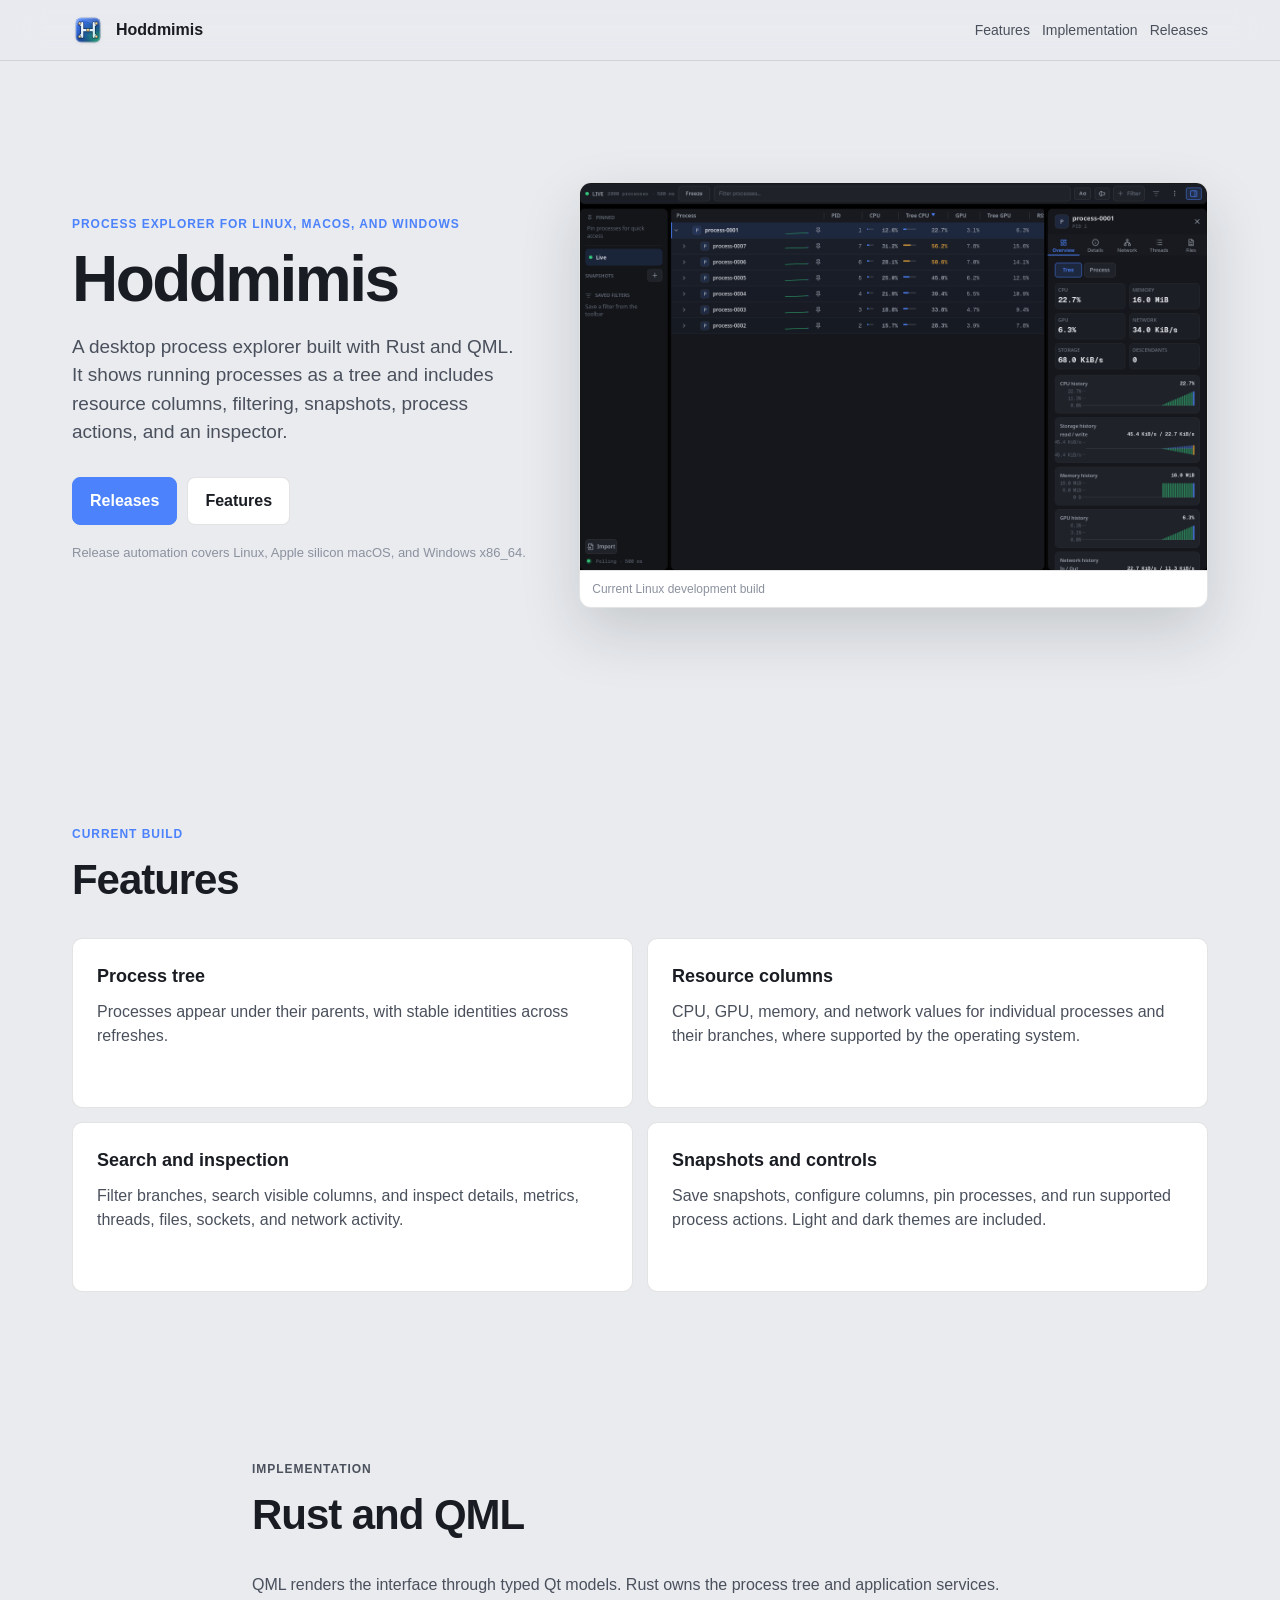
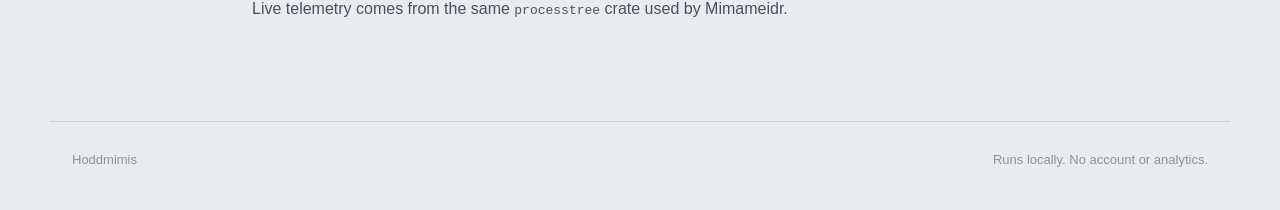
<file: website/index.html>
<!doctype html>
<html lang="en">
  <head>
    <meta charset="utf-8">
    <meta name="viewport" content="width=device-width, initial-scale=1">
    <title>Hoddmimis | Rust and QML process explorer</title>
    <meta name="description" content="Hoddmimis is a process explorer for Linux, macOS, and Windows. It uses a QML interface and the Rust processtree backend shared with Mimameidr.">
    <meta name="theme-color" content="#16181d" media="(prefers-color-scheme: dark)">
    <meta name="theme-color" content="#ffffff" media="(prefers-color-scheme: light)">
    <meta property="og:title" content="Hoddmimis | Rust and QML process explorer">
    <meta property="og:description" content="A process explorer for Linux, macOS, and Windows, built with Rust and QML on the shared processtree backend.">
    <meta property="og:type" content="website">
    <meta property="og:image" content="assets/brand/hoddmimis-feature.png">
    <link rel="icon" href="assets/brand/hoddmimis-icon.svg" type="image/svg+xml">
    <link rel="icon" href="assets/brand/favicon-32.png" sizes="32x32" type="image/png">
    <link rel="apple-touch-icon" href="assets/brand/apple-touch-icon.png" sizes="180x180">
    <link rel="manifest" href="site.webmanifest">
    <link rel="stylesheet" href="styles.css">
  </head>
  <body>
    <a class="skip-link" href="#main-content">Skip to main content</a>
    <header class="site-header">
      <nav aria-label="Primary navigation">
        <a class="brand" href="index.html" aria-label="Hoddmimis home">
          <img class="brand-mark" src="assets/brand/hoddmimis-icon.svg" alt="" width="32" height="32">
          <span>Hoddmimis</span>
        </a>
        <div class="nav-links">
          <a href="#features">Features</a>
          <a href="#architecture">Implementation</a>
          <a href="releases.html">Releases</a>
        </div>
      </nav>
    </header>

    <main id="main-content" tabindex="-1">
      <section class="hero">
        <div class="hero-copy">
          <p class="eyebrow">Process explorer for Linux, macOS, and Windows</p>
          <h1>Hoddmimis</h1>
          <p class="lede">
            A desktop process explorer built with Rust and QML. It shows running processes as a tree and includes resource columns, filtering, snapshots, process actions, and an inspector.
          </p>
          <div class="actions">
            <a class="button primary" href="releases.html">Releases</a>
            <a class="button secondary" href="#features">Features</a>
          </div>
          <p class="development-note">Release automation covers Linux, Apple silicon macOS, and Windows x86_64.</p>
        </div>

        <figure class="app-shot">
          <img src="assets/hoddmimis-process-tree-dark.png" width="1416" height="876" alt="Hoddmimis showing a dark 2,000-process tree with its snapshot rail and inspector">
          <figcaption>Current Linux development build</figcaption>
        </figure>
      </section>

      <section id="features" class="band">
        <p class="section-label">Current build</p>
        <h2>Features</h2>
        <div class="feature-grid">
          <article>
            <h3>Process tree</h3>
            <p>Processes appear under their parents, with stable identities across refreshes.</p>
          </article>
          <article>
            <h3>Resource columns</h3>
            <p>CPU, GPU, memory, and network values for individual processes and their branches, where supported by the operating system.</p>
          </article>
          <article>
            <h3>Search and inspection</h3>
            <p>Filter branches, search visible columns, and inspect details, metrics, threads, files, sockets, and network activity.</p>
          </article>
          <article>
            <h3>Snapshots and controls</h3>
            <p>Save snapshots, configure columns, pin processes, and run supported process actions. Light and dark themes are included.</p>
          </article>
        </div>
      </section>

      <section id="architecture" class="band architecture">
        <p class="section-label">Implementation</p>
        <h2>Rust and QML</h2>
        <p>
          QML renders the interface through typed Qt models. Rust owns the process tree and application services. Live telemetry comes from the same <code>processtree</code> crate used by Mimameidr.
        </p>
      </section>
    </main>

    <footer>
      <span>Hoddmimis</span>
      <span>Runs locally. No account or analytics.</span>
    </footer>
  </body>
</html>
</file>
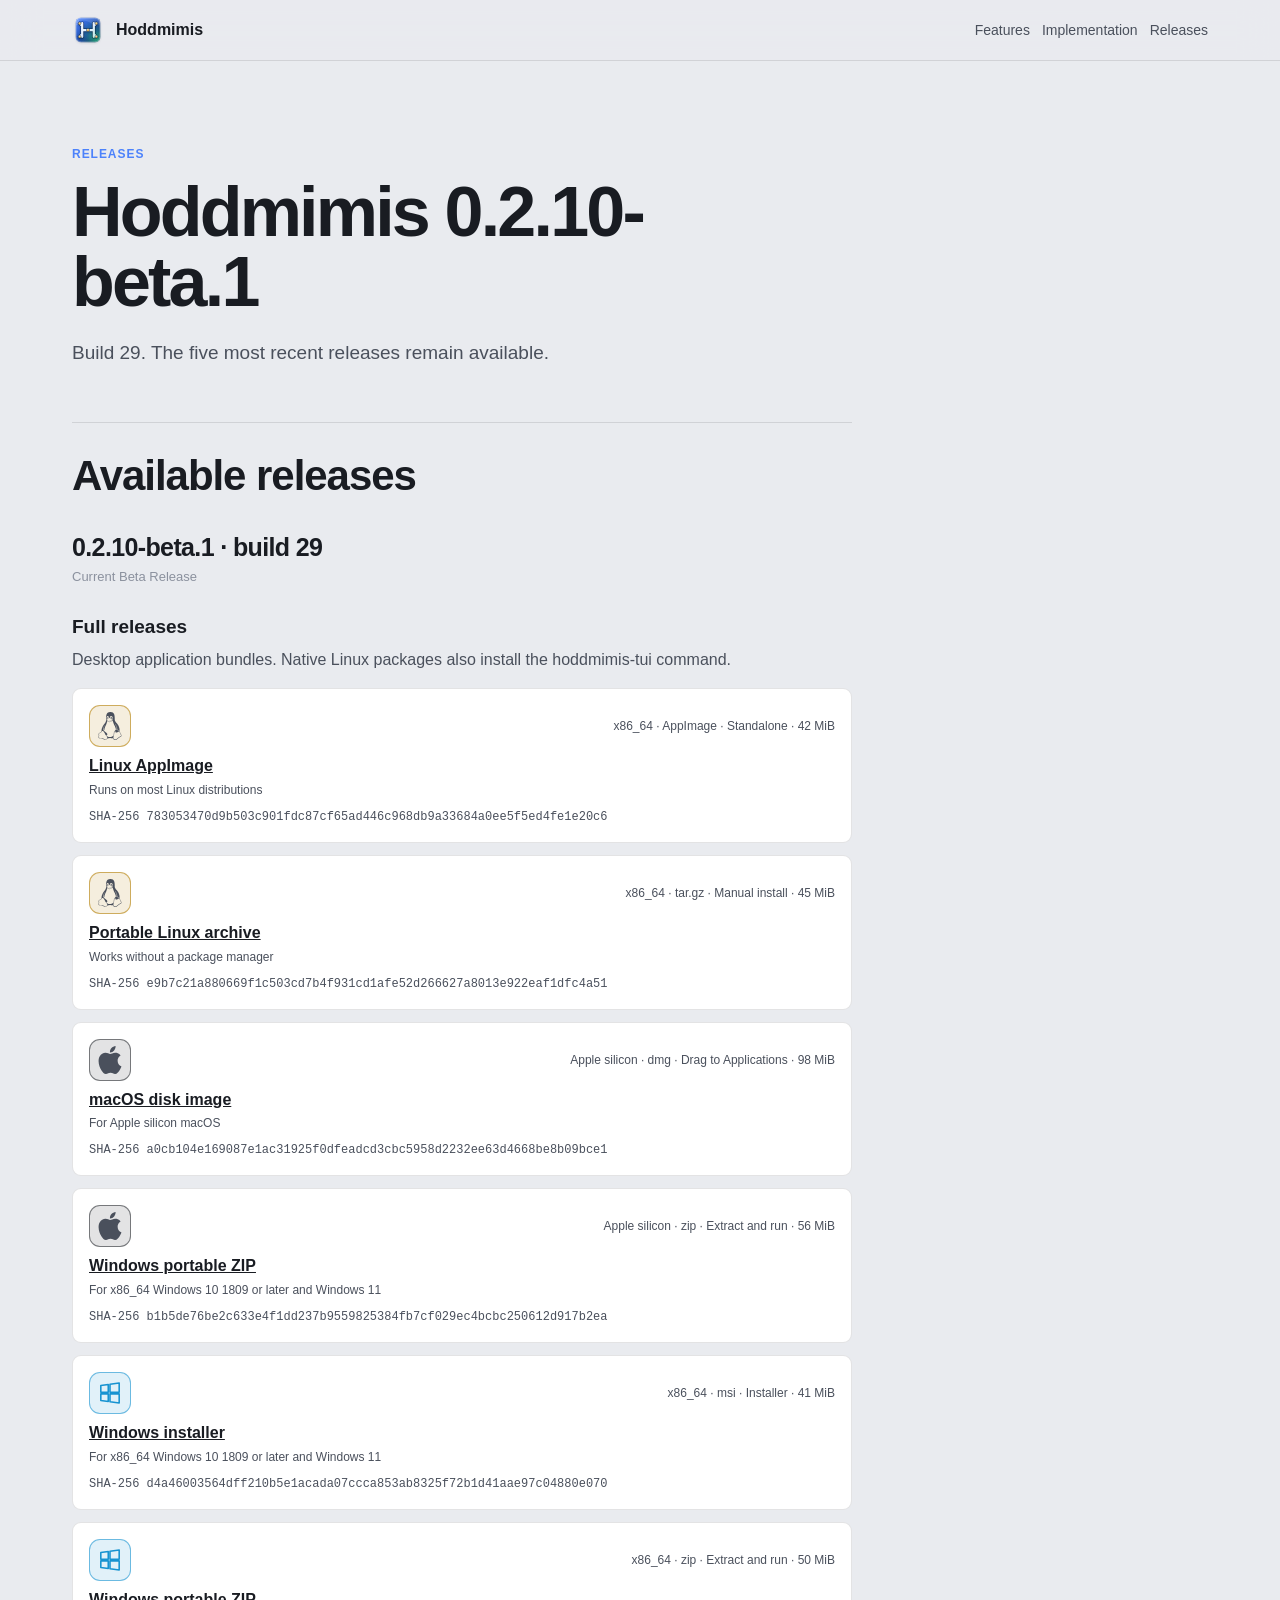
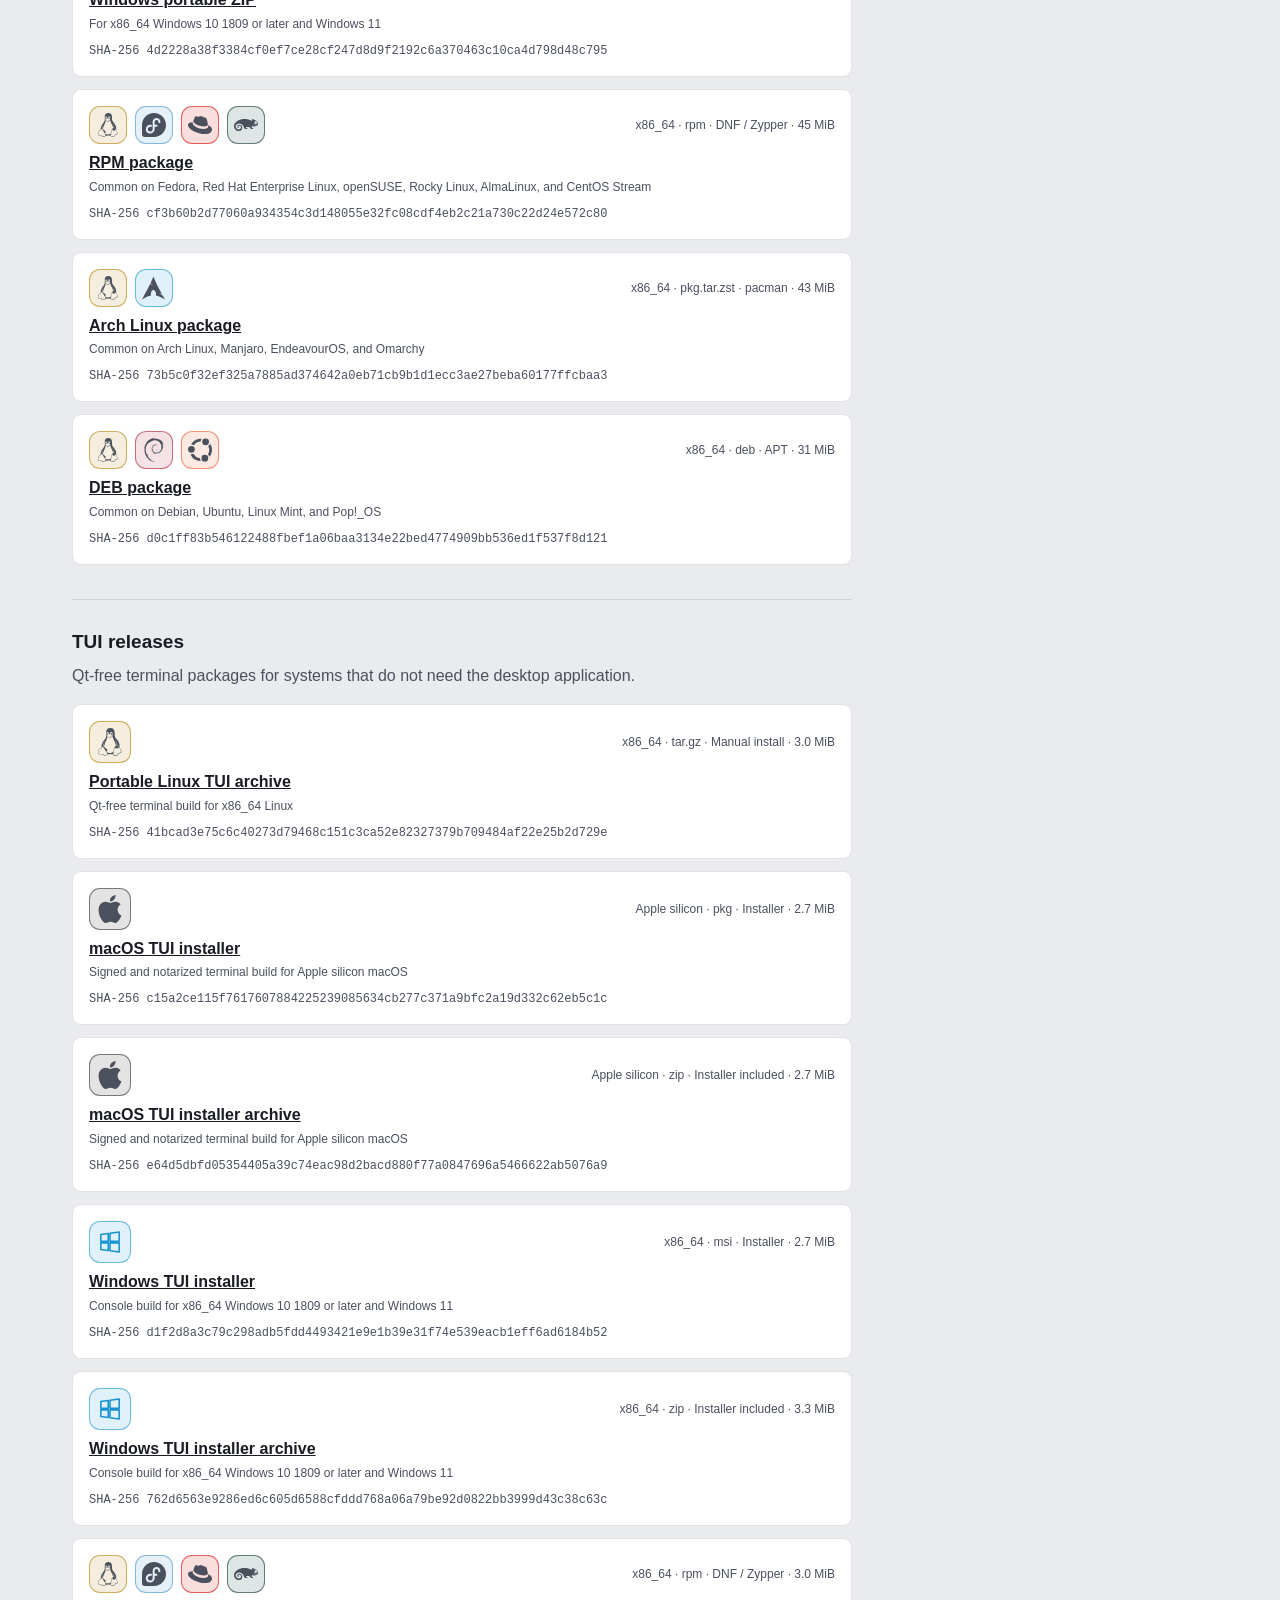
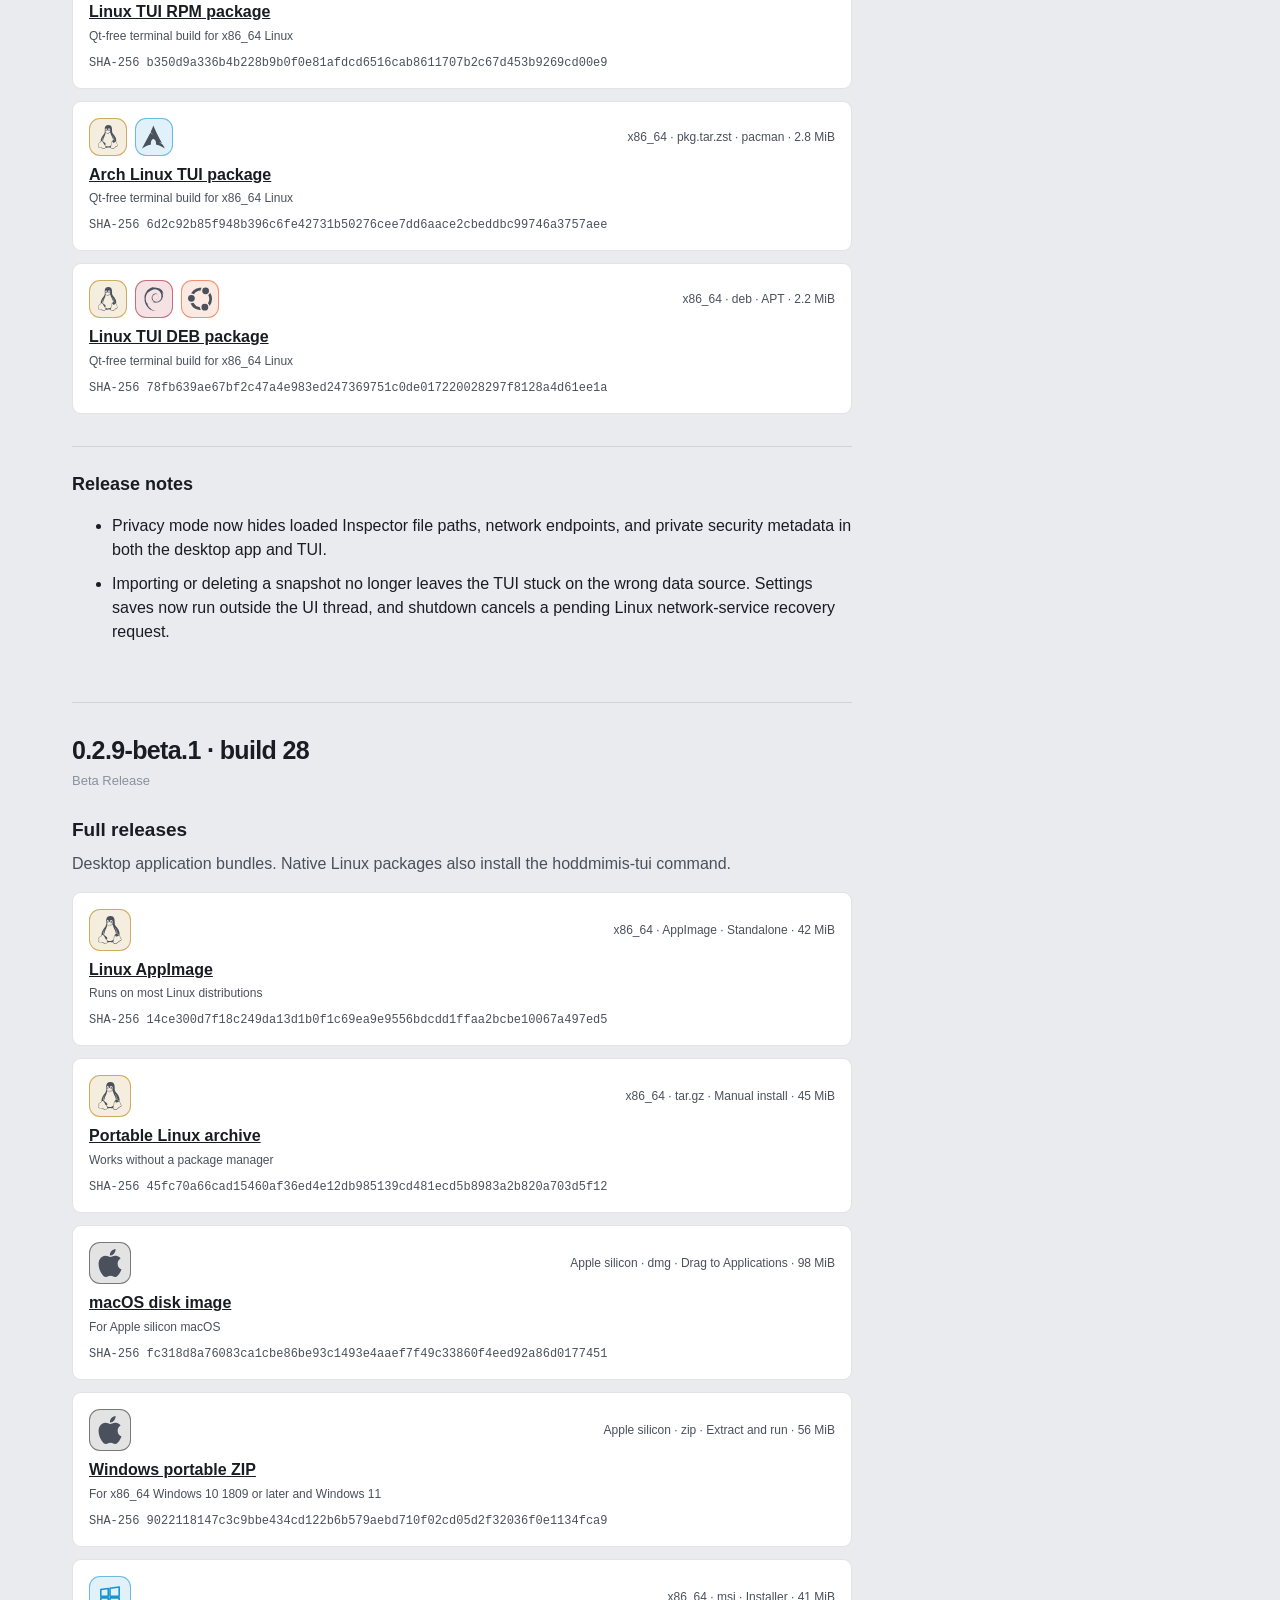
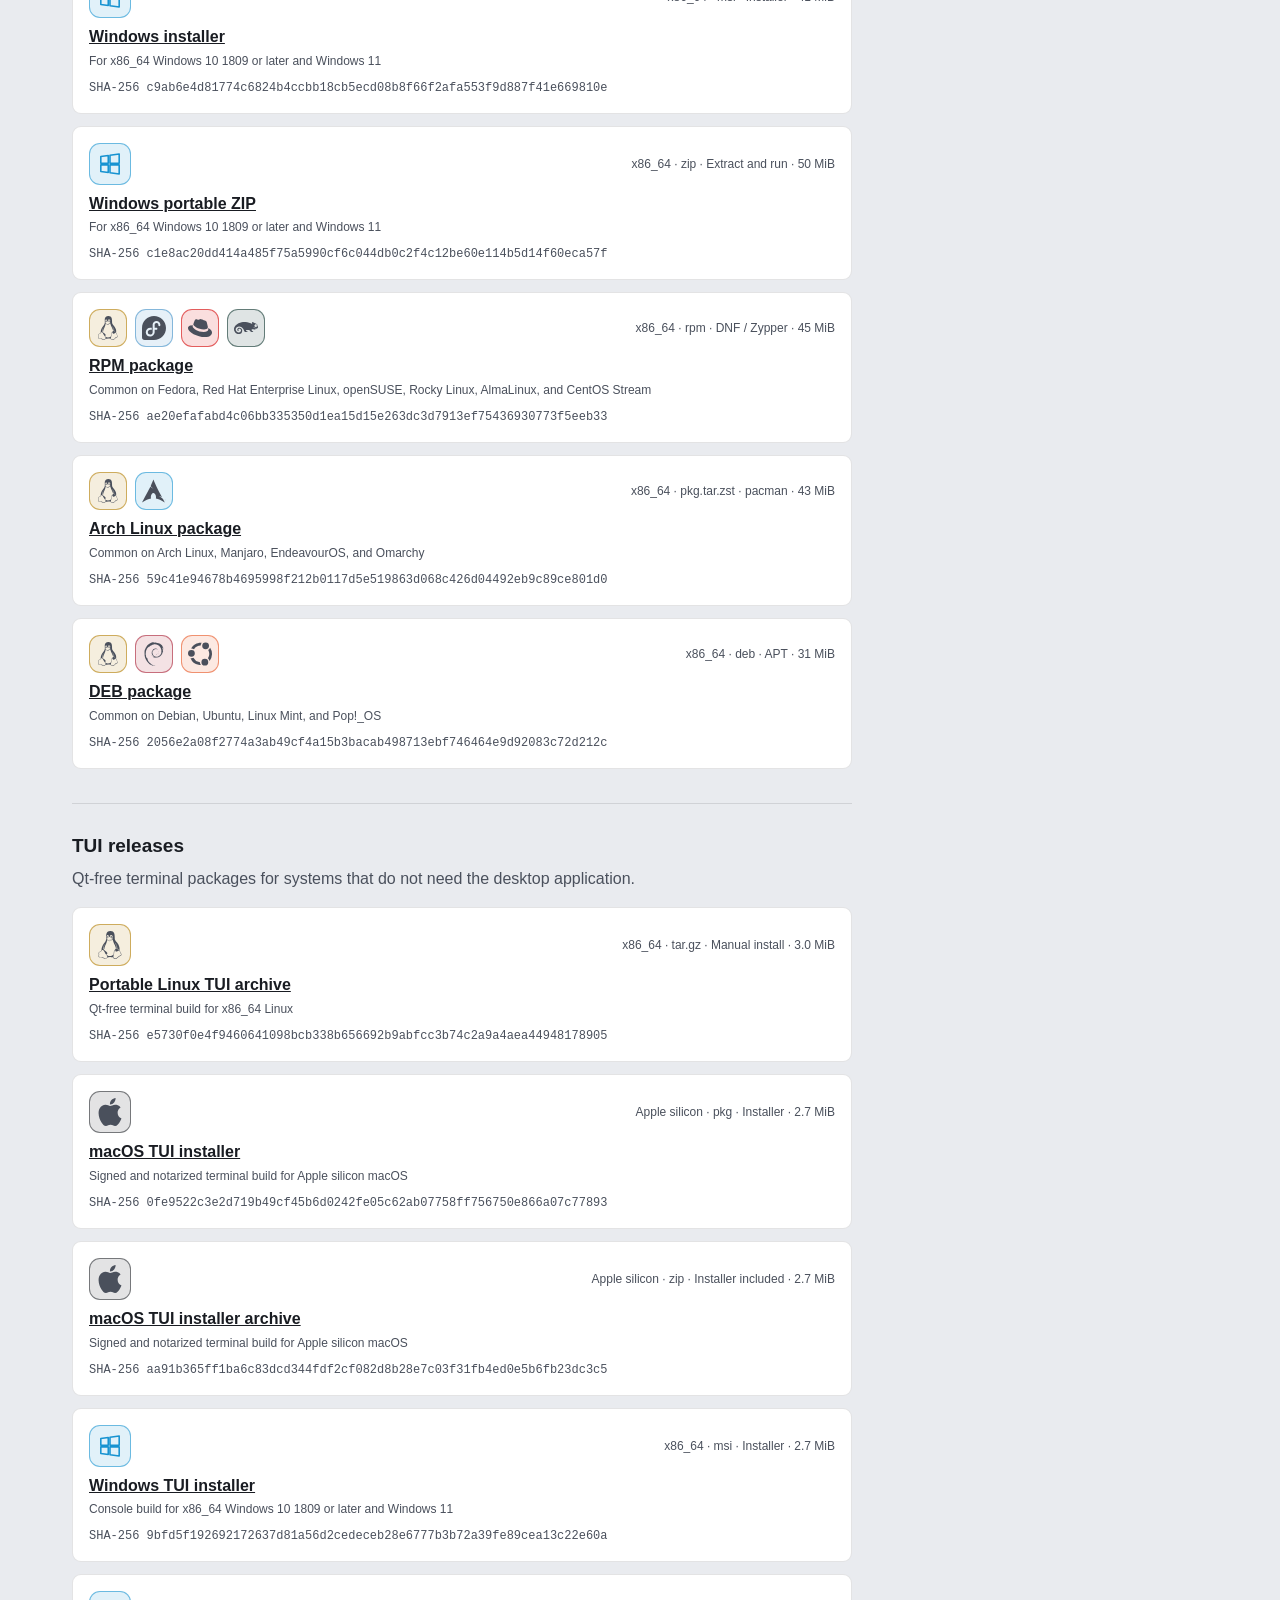
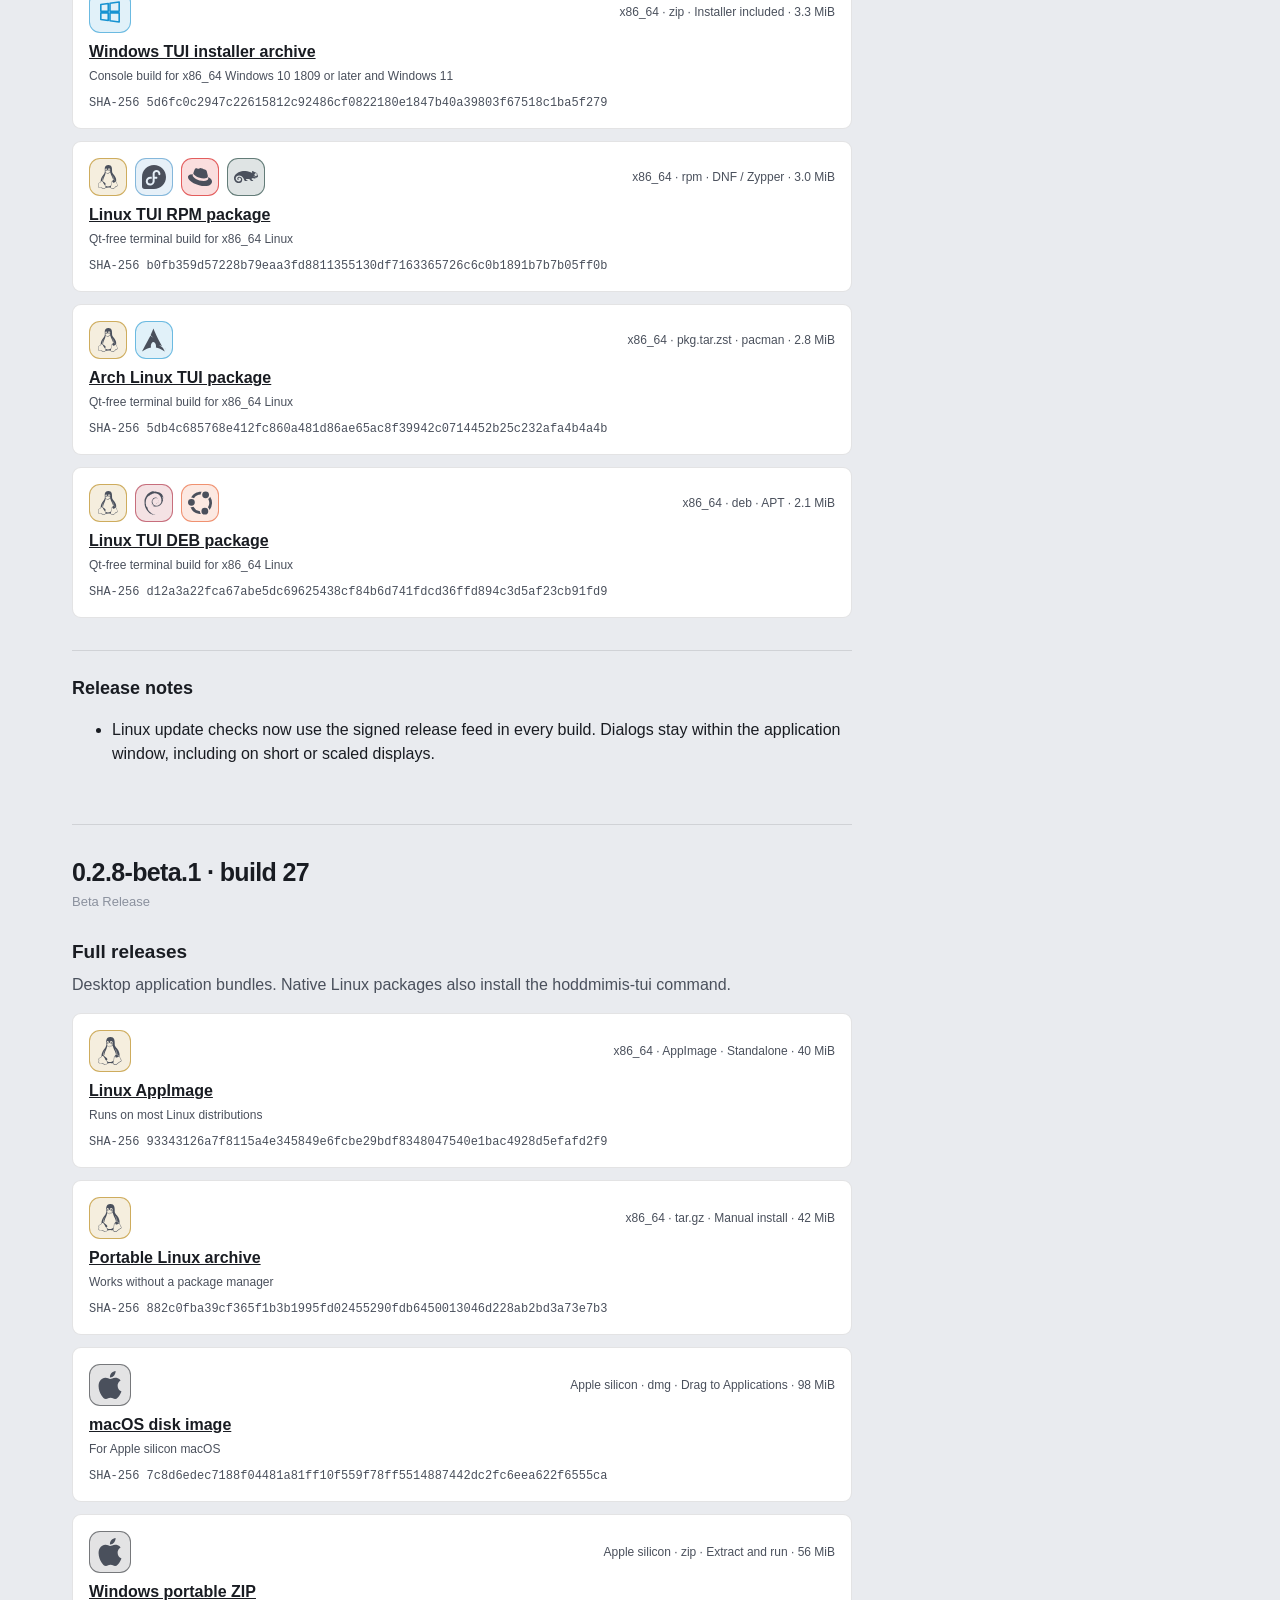
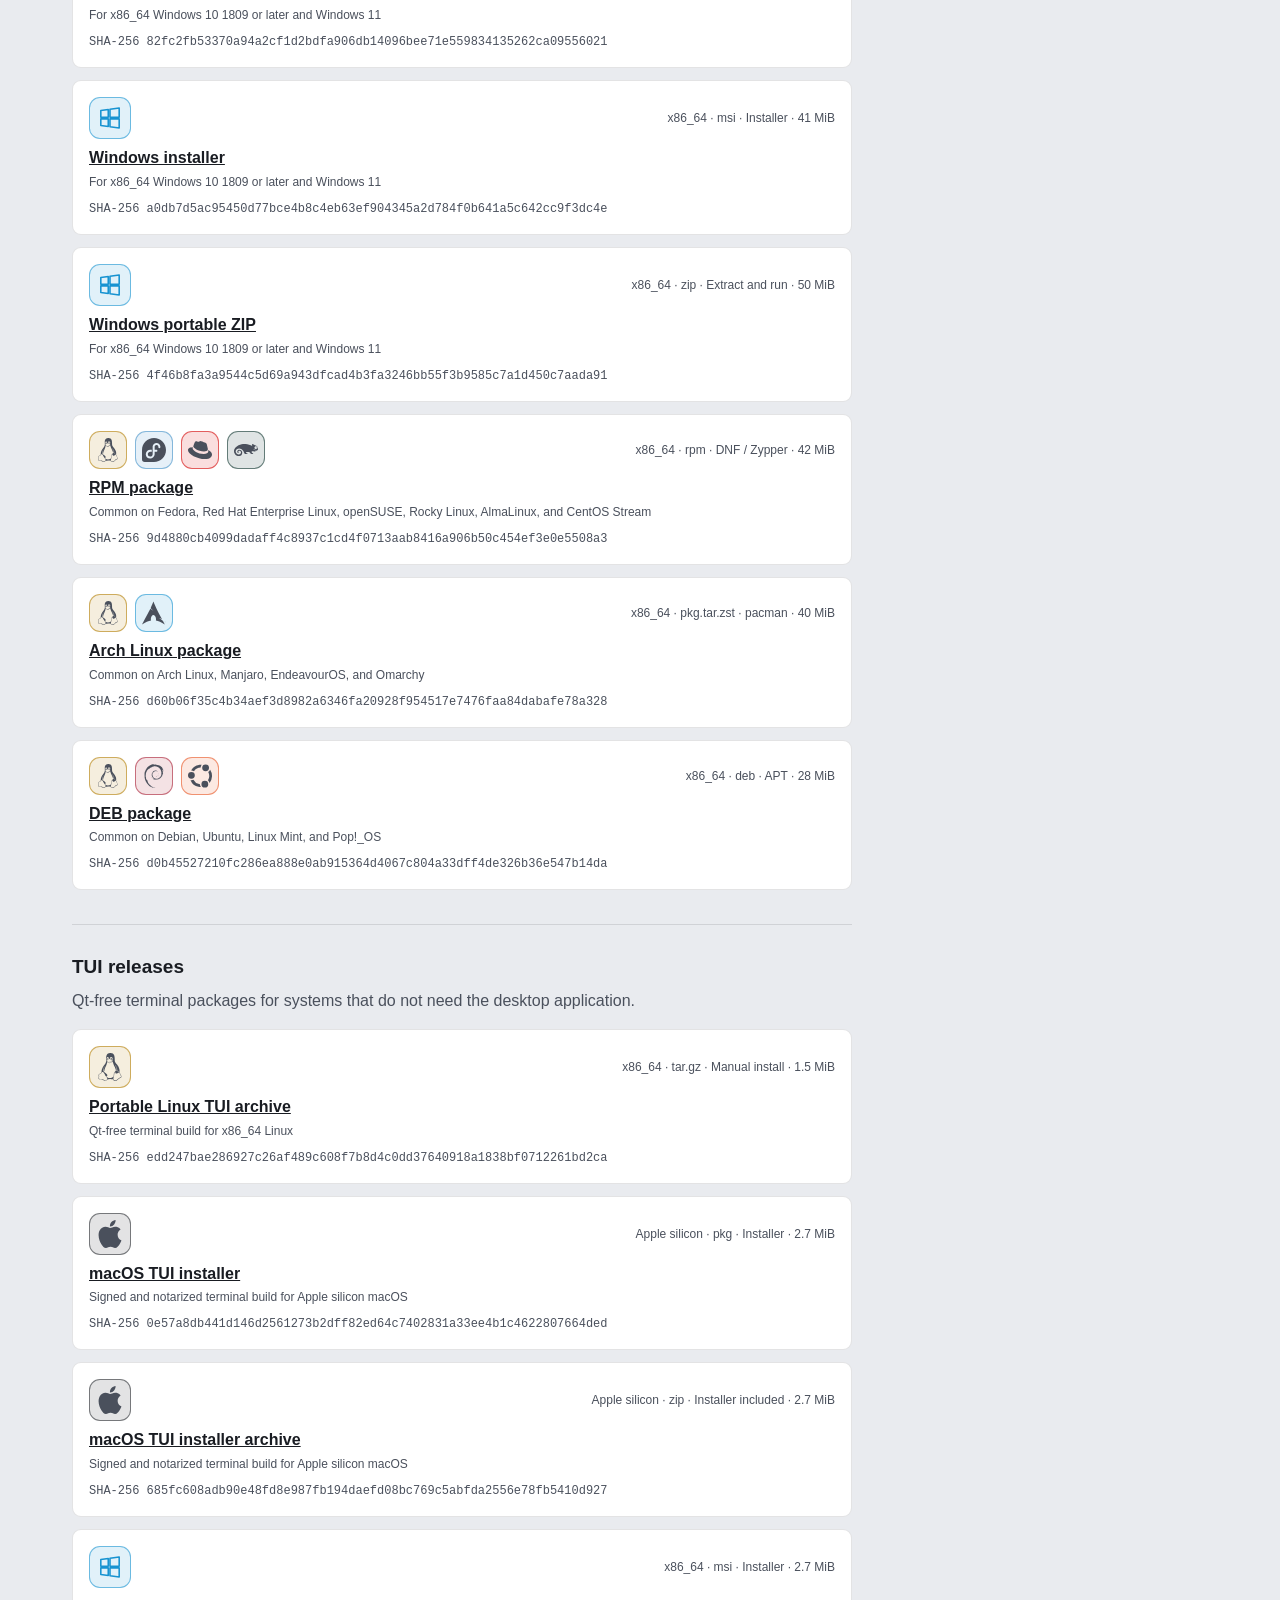
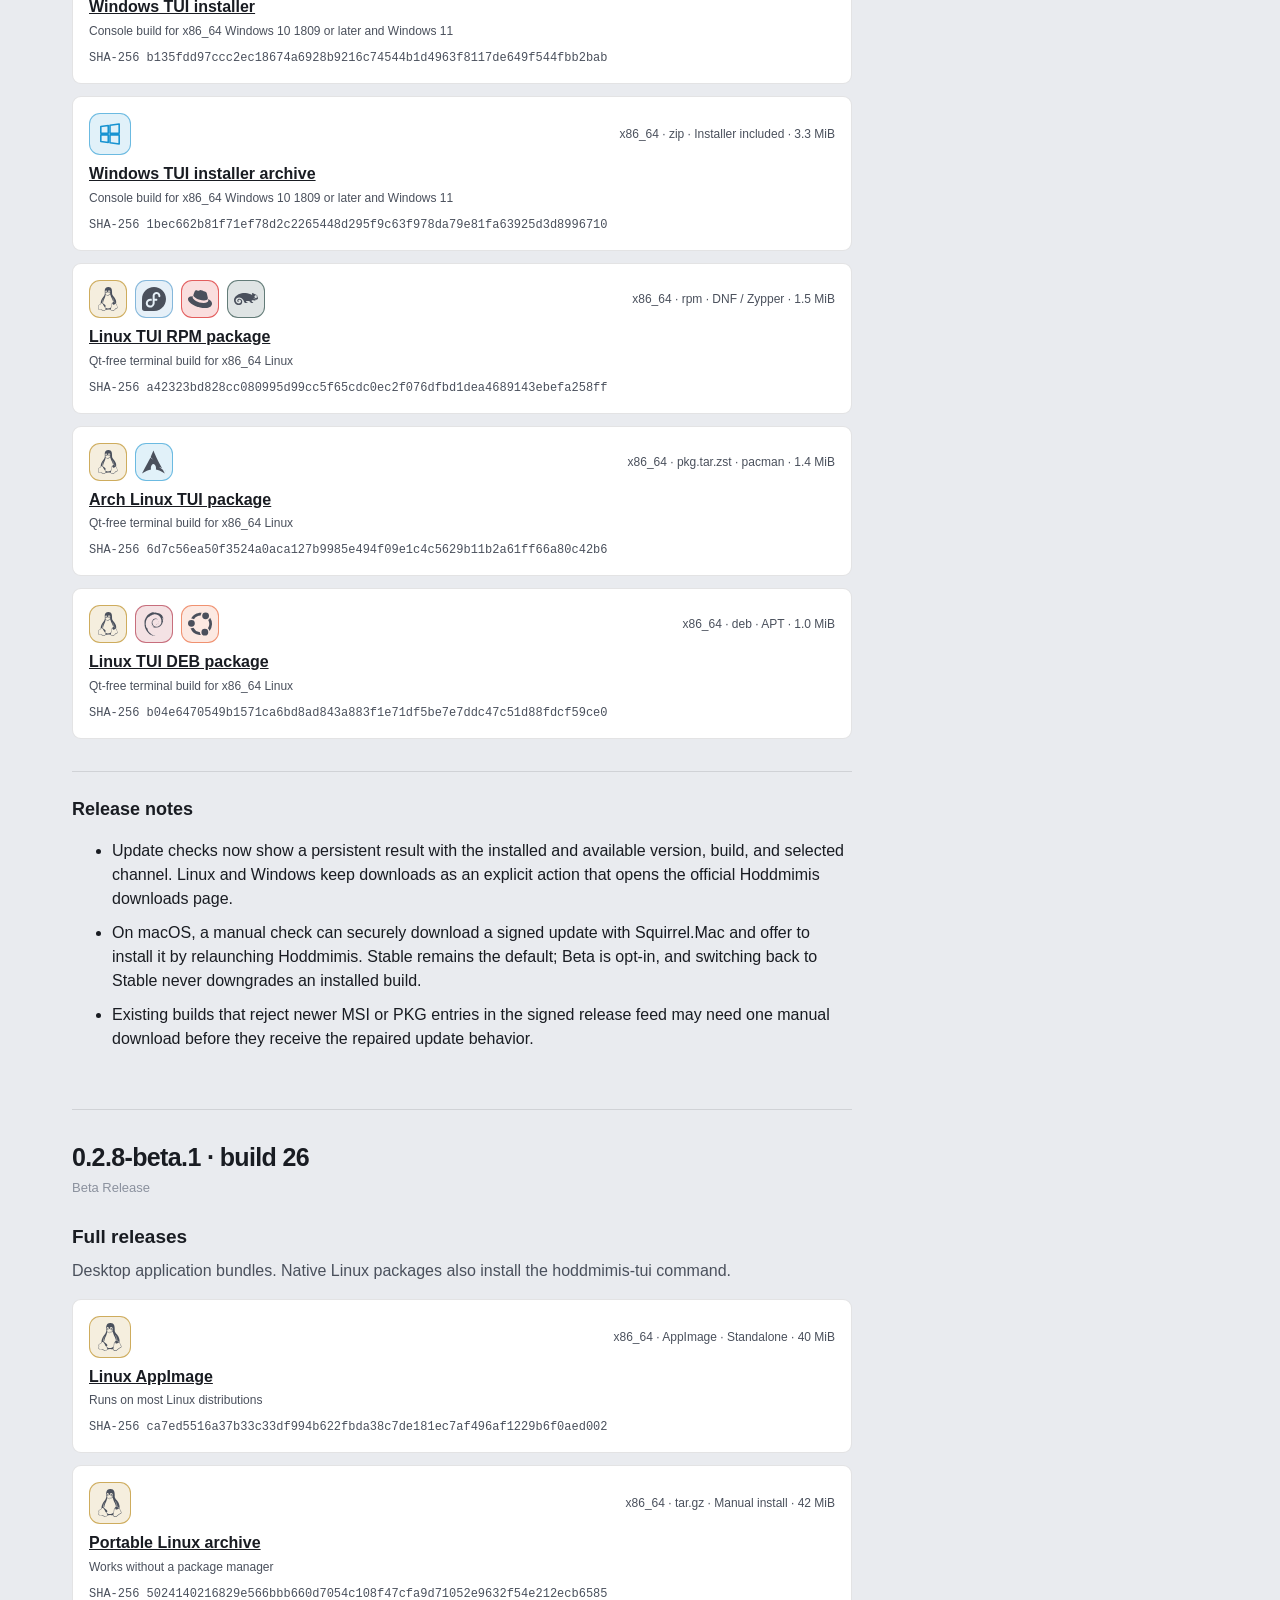
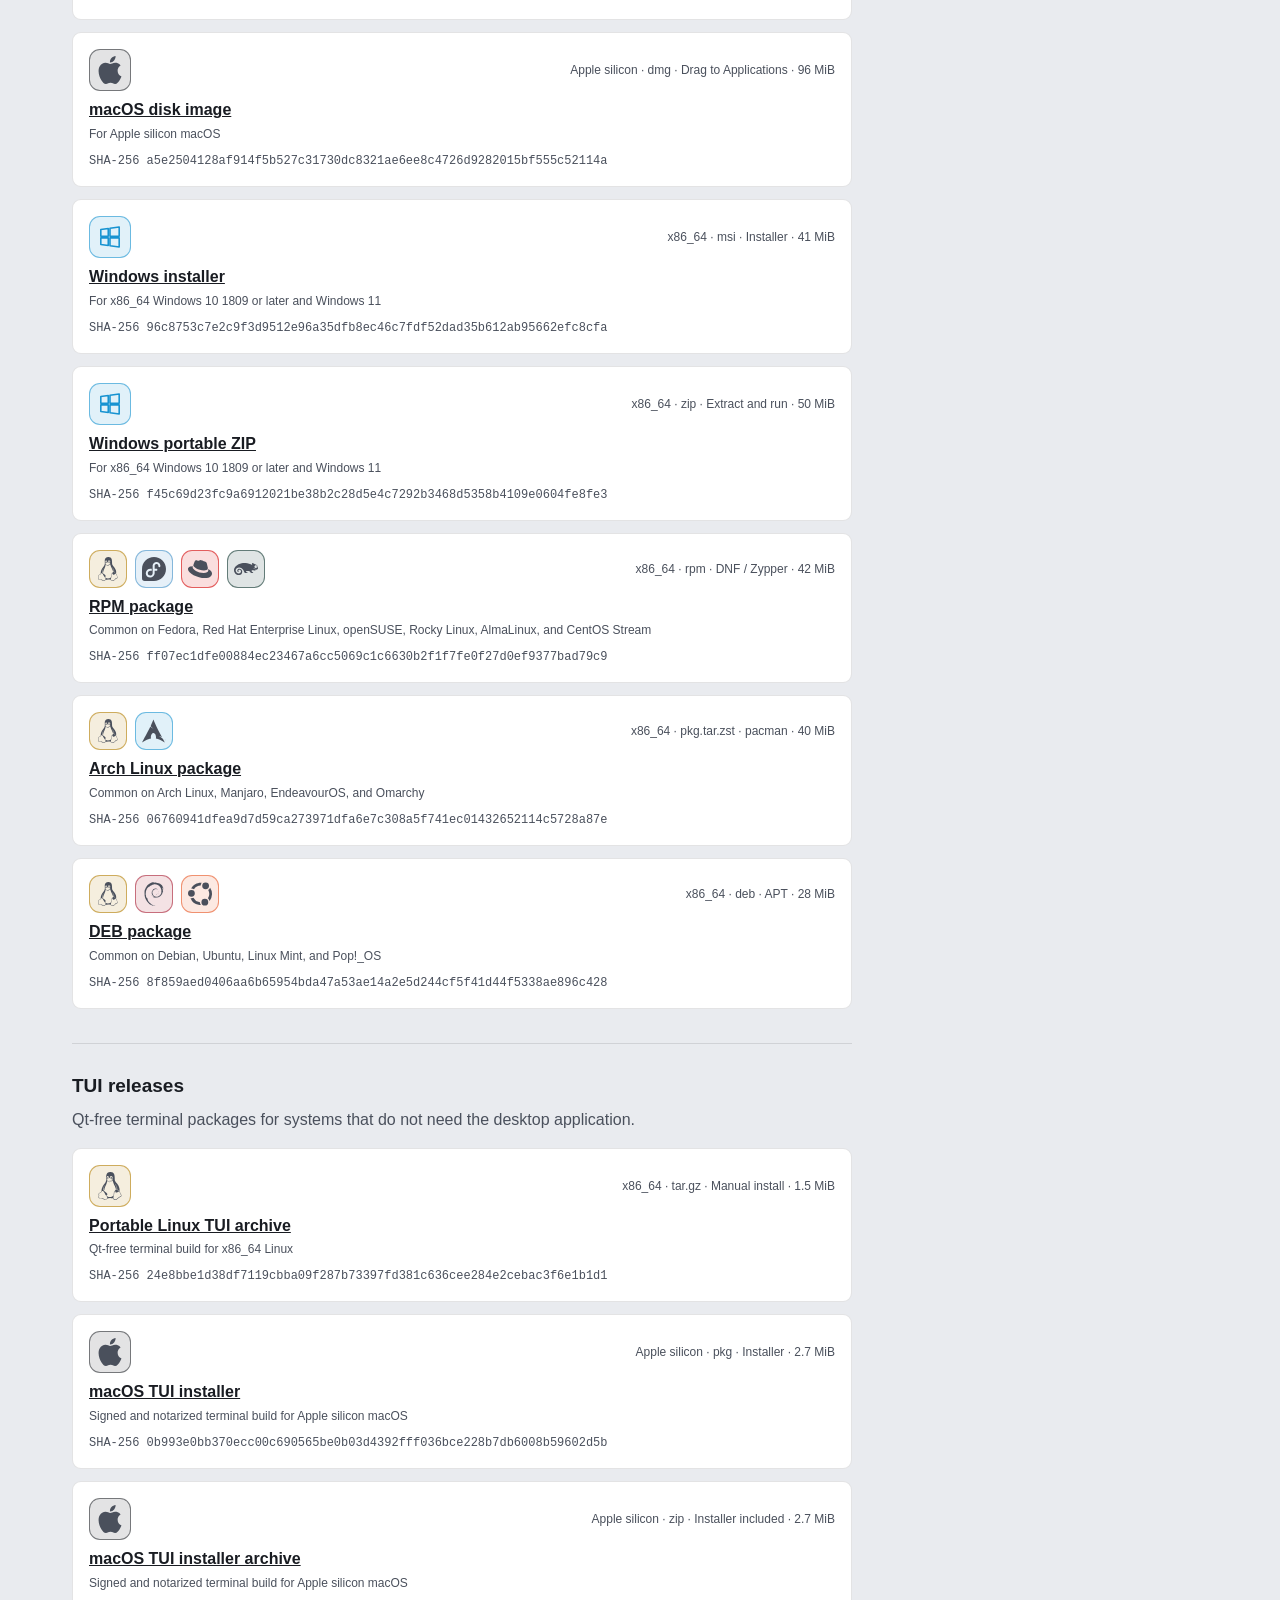
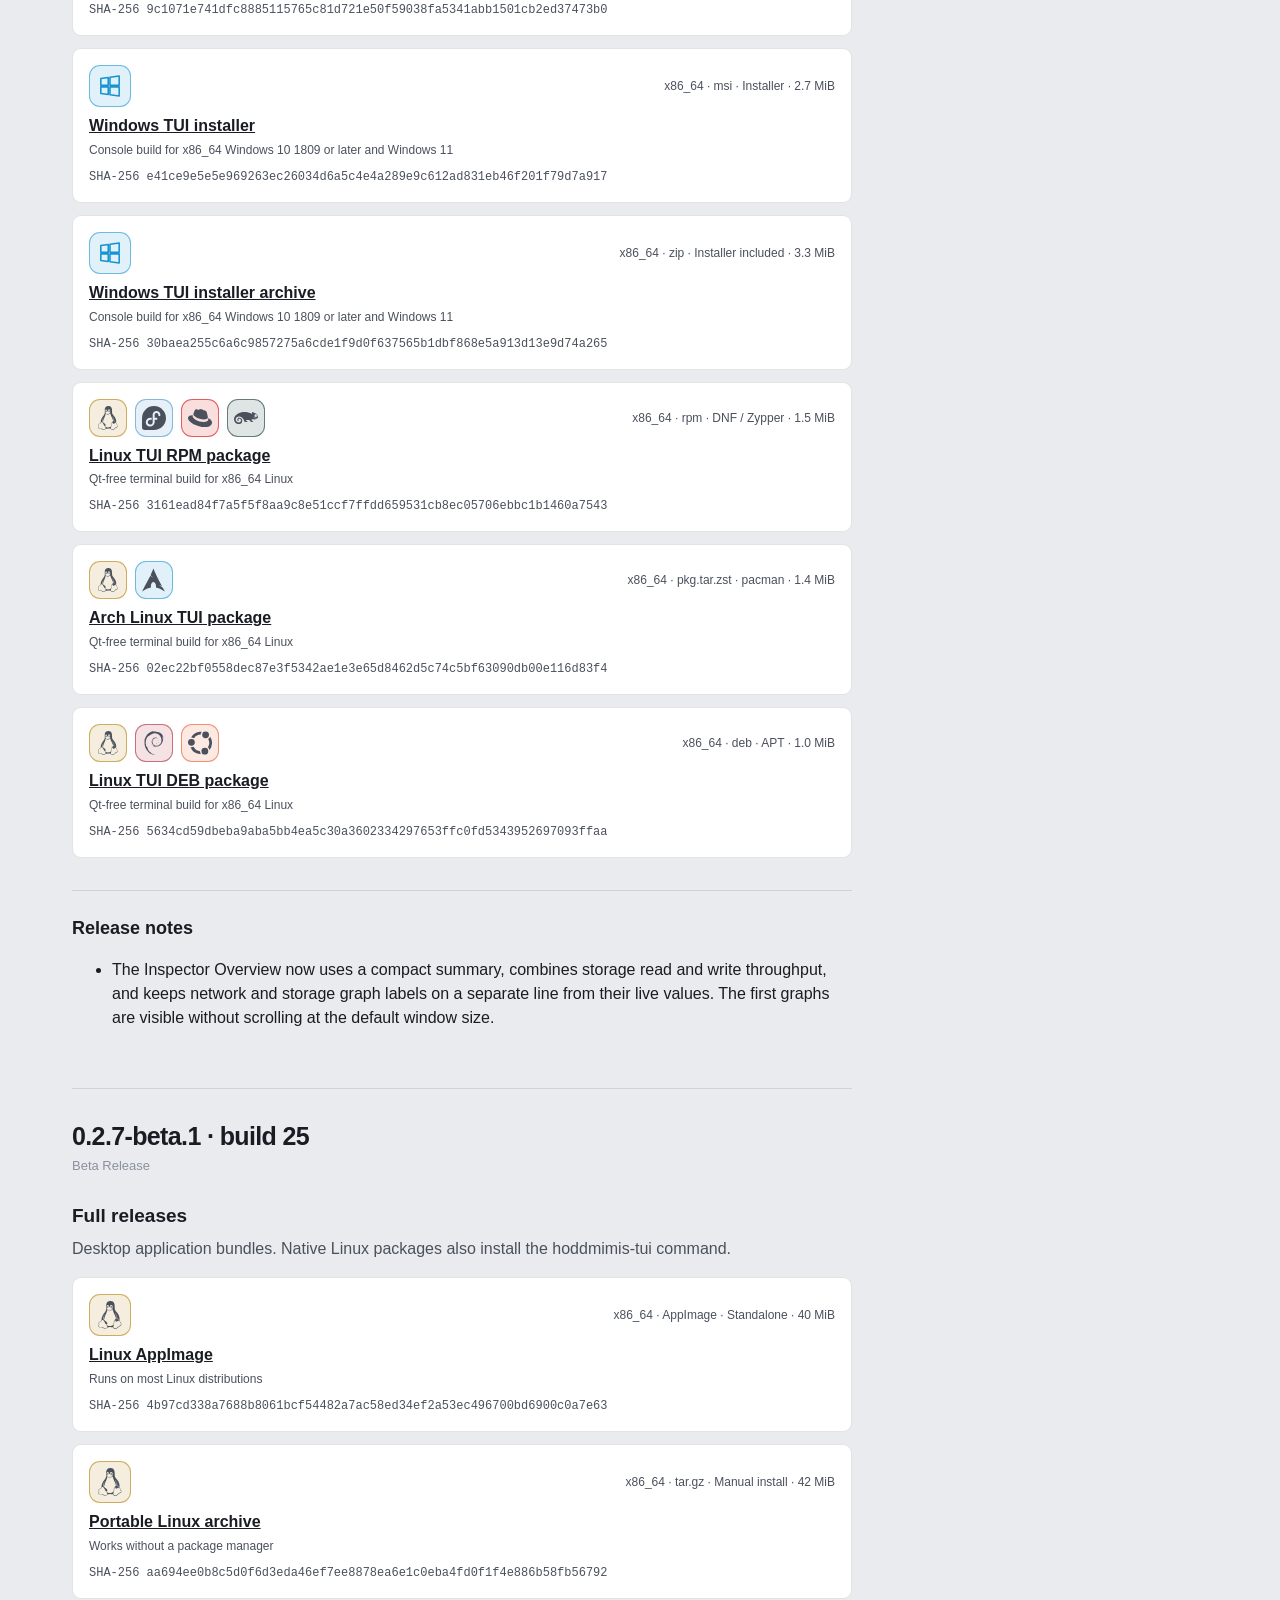
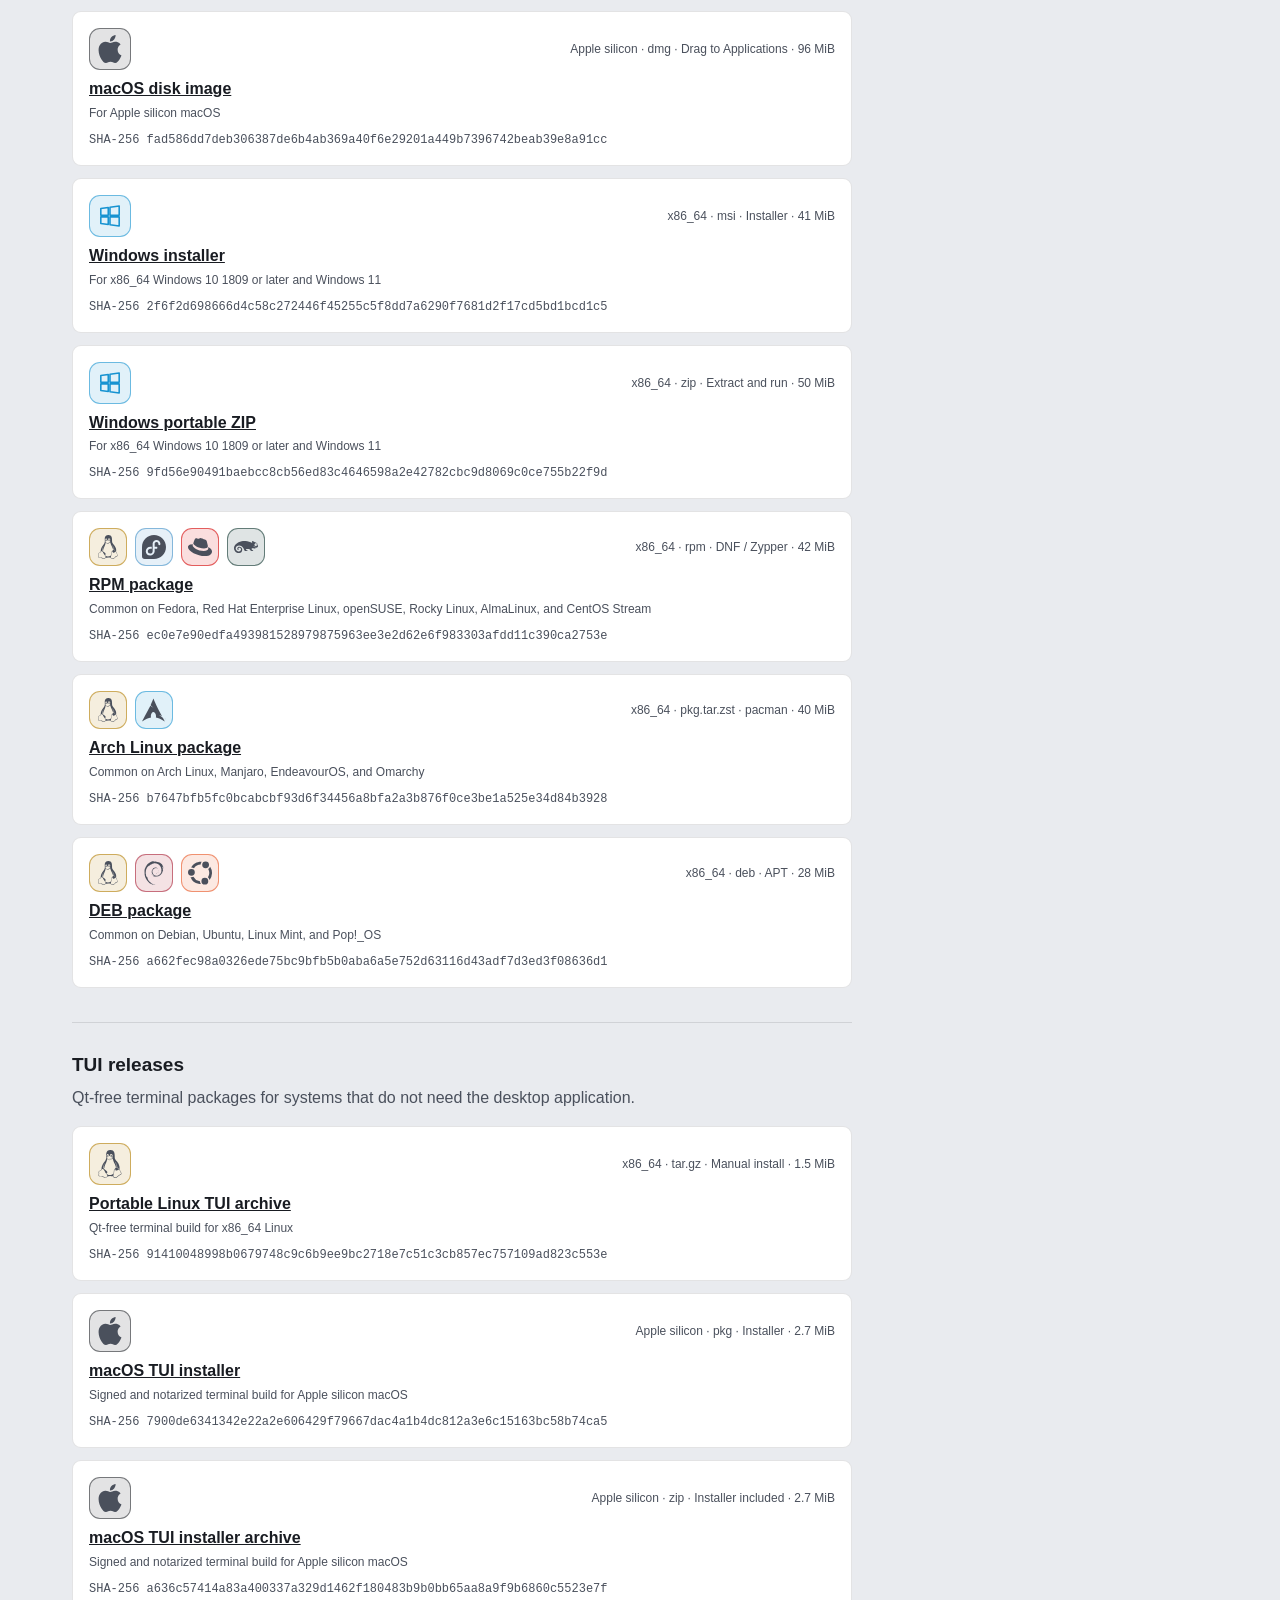
<file: website/releases.html>
<!doctype html>
<html lang="en">
  <head>
    <meta charset="utf-8">
    <meta name="viewport" content="width=device-width, initial-scale=1">
    <title>Releases · Hoddmimis</title>
    <meta name="description" content="Linux, macOS, and Windows downloads, release notes, sizes, and checksums for Hoddmimis.">
    <meta name="theme-color" content="#16181d" media="(prefers-color-scheme: dark)">
    <meta name="theme-color" content="#ffffff" media="(prefers-color-scheme: light)">
    <link rel="icon" href="assets/brand/hoddmimis-icon.svg" type="image/svg+xml">
    <link rel="icon" href="assets/brand/favicon-32.png" sizes="32x32" type="image/png">
    <link rel="apple-touch-icon" href="assets/brand/apple-touch-icon.png" sizes="180x180">
    <link rel="manifest" href="site.webmanifest">
    <link rel="stylesheet" href="styles.css">
  </head>
  <body>
    <svg class="release-icon-sprite" aria-hidden="true" focusable="false">
      <symbol id="release-icon-archive" viewBox="0 0 32 32">
        <path d="M7 7.5h18v5H7zM7 13.5h18v5H7zM7 19.5h18v5H7z"></path>
        <path d="M16 8v2.5M16 14v2.5M16 20v2.5"></path>
      </symbol>
      <symbol id="release-icon-package" viewBox="0 0 32 32">
        <path d="m16 5 10 5.5v11L16 27 6 21.5v-11L16 5Z"></path>
        <path d="m6.5 10.8 9.5 5.3 9.5-5.3M16 16v10.5M11 7.8l10 5.5"></path>
      </symbol>
      <symbol id="release-icon-windows" viewBox="0 0 32 32">
        <path d="M5.5 7.5 14 6.3v8.8H5.5V7.5ZM16 6l10.5-1.5v10.6H16V6ZM5.5 17H14v8.8l-8.5-1.2V17ZM16 17h10.5v10.5L16 26V17Z"></path>
      </symbol>
    </svg>
    <a class="skip-link" href="#main-content">Skip to main content</a>
    <header class="site-header">
      <nav aria-label="Primary navigation">
        <a class="brand" href="index.html" aria-label="Hoddmimis home"><img class="brand-mark" src="assets/brand/hoddmimis-icon.svg" alt="" width="32" height="32"><span>Hoddmimis</span></a>
        <div class="nav-links"><a href="index.html#features">Features</a><a href="index.html#architecture">Implementation</a><a aria-current="page" href="releases.html">Releases</a></div>
      </nav>
    </header>
    <main id="main-content" class="release-page" tabindex="-1">
      <p class="section-label">Releases</p>
      <h1 data-release-heading aria-live="polite">Hoddmimis releases</h1>
      <p class="lede" data-release-intro>Loading the current Linux, macOS, and Windows release information.</p>
      <section class="release-status" aria-labelledby="current-status" data-release-status>
        <h2 id="current-status">Current development status</h2>
        <dl data-development-status>
          <dt>Linux</dt><dd>Full desktop packages and Qt-free TUI archives and RPMs are supported.</dd>
          <dt>macOS</dt><dd>Full and TUI releases target Apple silicon. The TUI archive includes an installer script.</dd>
          <dt>Windows</dt><dd>Full and TUI releases target x86_64. The TUI archive includes a per-user installer.</dd>
          <dt>Release list</dt><dd>The current signed release information could not be loaded.</dd>
        </dl>
        <div class="release-history" data-release-history hidden></div>
        <p class="manifest-error" data-manifest-error role="status" hidden>The release list could not be loaded.</p>
      </section>
    </main>
    <footer><span>Hoddmimis</span><span>Release files list their platform, size, and SHA-256 checksum.</span></footer>
    <script src="releases.js" defer></script>
  </body>
</html>
</file>
<file: website/styles.css>
:root {
  color-scheme: light dark;
  --page: #e9ebef;
  --surface: #ffffff;
  --panel: #ffffff;
  --header: #fafafb;
  --field: #f1f2f5;
  --selection: #eaf0fd;
  --text: #191c22;
  --muted: #4a505c;
  --faint: #8b919e;
  --accent: #4c82fb;
  --live: #34c77b;
  --line: rgba(25, 28, 34, 0.12);
  --shadow: rgba(25, 28, 34, 0.16);
  --format-archive: #b97819;
  --format-package: #1793d1;
  --brand-linux: #b47f00;
  --brand-apple: #282b31;
  --brand-archlinux: #1793d1;
  --brand-redhat: #d50000;
  --brand-suse: #0c322c;
  --brand-fedora: #3e8fc6;
  --brand-debian: #a81d33;
  --brand-ubuntu: #e95420;
}

@media (prefers-color-scheme: dark) {
  :root {
    --page: #0d0f13;
    --surface: #16181d;
    --panel: #15171c;
    --header: #181a1f;
    --field: #1f2229;
    --selection: #1d273d;
    --text: #e7e9ee;
    --muted: #9aa1ad;
    --faint: #646b78;
    --line: rgba(231, 233, 238, 0.11);
    --shadow: rgba(0, 0, 0, 0.38);
    --format-archive: #cf9239;
    --format-package: #3daee9;
    --brand-linux: #fcc624;
    --brand-apple: #e7e9ee;
    --brand-archlinux: #3daee9;
    --brand-redhat: #ff4545;
    --brand-suse: #30ba78;
    --brand-fedora: #51a2da;
    --brand-debian: #d84b62;
    --brand-ubuntu: #f26b38;
  }
}

* { box-sizing: border-box; }
[hidden] { display: none !important; }

html { scroll-behavior: smooth; }

body {
  margin: 0;
  background: var(--page);
  color: var(--text);
  font-family: Inter, Geist, -apple-system, BlinkMacSystemFont, "Segoe UI", sans-serif;
  line-height: 1.5;
}

a { color: inherit; }

.skip-link {
  position: fixed;
  top: 8px;
  left: 8px;
  z-index: 20;
  padding: 10px 14px;
  border: 1px solid var(--accent);
  border-radius: 8px;
  background: var(--surface);
  color: var(--text);
  font-weight: 700;
  text-decoration: none;
  transform: translateY(calc(-100% - 16px));
}

.skip-link:focus {
  transform: translateY(0);
}

.site-header {
  position: sticky;
  top: 0;
  z-index: 10;
  border-bottom: 1px solid var(--line);
  background: color-mix(in srgb, var(--page) 86%, transparent);
  backdrop-filter: blur(18px);
}

nav {
  display: flex;
  align-items: center;
  justify-content: space-between;
  max-width: 1180px;
  margin: 0 auto;
  padding: 14px 22px;
}

.brand, .nav-links { display: flex; align-items: center; gap: 12px; }
.brand { font-weight: 750; text-decoration: none; }
.brand-mark {
  border-radius: 8px;
  display: block;
}
.brand-mark { width: 32px; height: 32px; }
.nav-links a { color: var(--muted); font-size: 14px; text-decoration: none; }
.nav-links a:hover, .nav-links a:focus-visible { color: var(--text); }

.hero {
  display: grid;
  grid-template-columns: minmax(0, 0.84fr) minmax(520px, 1.16fr);
  gap: 52px;
  align-items: center;
  max-width: 1180px;
  min-height: 680px;
  margin: 0 auto;
  padding: 72px 22px 84px;
}

.eyebrow, .section-label {
  margin: 0 0 14px;
  color: var(--accent);
  font-size: 12px;
  font-weight: 780;
  letter-spacing: 0.08em;
  text-transform: uppercase;
}

h1, h2, h3, p { margin-top: 0; }
h1 { max-width: 720px; margin-bottom: 22px; font-size: clamp(44px, 6vw, 64px); line-height: 1; letter-spacing: -0.04em; }
h2 { max-width: 760px; font-size: clamp(30px, 4vw, 42px); line-height: 1.1; letter-spacing: -0.025em; }
h3 { margin-bottom: 10px; font-size: 18px; }
.lede { max-width: 660px; color: var(--muted); font-size: 19px; }
.development-note { margin-top: 18px; color: var(--faint); font-size: 13px; }

.actions { display: flex; flex-wrap: wrap; gap: 10px; margin-top: 30px; }
.button { border: 1px solid var(--line); border-radius: 8px; padding: 11px 17px; font-weight: 700; text-decoration: none; }
.button.primary { border-color: var(--accent); background: var(--accent); color: #fff; }
.button.secondary { background: var(--surface); }
.button:focus-visible, a:focus-visible { outline: 3px solid color-mix(in srgb, var(--accent) 55%, transparent); outline-offset: 3px; }

.app-shot { overflow: hidden; margin: 0; border: 1px solid var(--line); border-radius: 12px; background: var(--panel); box-shadow: 0 24px 60px var(--shadow); }
.app-shot img { display: block; width: 100%; height: auto; }
.app-shot figcaption { border-top: 1px solid var(--line); padding: 9px 12px; color: var(--faint); font-size: 12px; }

.band, .release-page { max-width: 1180px; margin: 0 auto; padding: 84px 22px; }
.feature-grid { display: grid; grid-template-columns: repeat(2, minmax(0, 1fr)); gap: 14px; margin-top: 34px; }
.feature-grid article { min-height: 170px; border: 1px solid var(--line); border-radius: 10px; padding: 24px; background: var(--surface); }
.feature-grid p, .architecture p { color: var(--muted); }
.architecture { max-width: 820px; }
.architecture p:last-child { max-width: 760px; }

.release-page { min-height: calc(100vh - 140px); }
.release-page h1 { font-size: clamp(42px, 6vw, 70px); }
.release-status { max-width: 780px; margin-top: 54px; border-top: 1px solid var(--line); padding-top: 30px; }
.release-status dl { display: grid; grid-template-columns: 140px 1fr; gap: 16px 22px; }
.release-status dt { color: var(--faint); font-size: 13px; font-weight: 700; }
.release-status dd { margin: 0; color: var(--muted); }
.release-history { display: grid; gap: 42px; margin-top: 28px; }
.release-entry + .release-entry { border-top: 1px solid var(--line); padding-top: 34px; }
.release-entry h2 { margin: 0; font-size: 25px; }
.release-channel { margin: 6px 0 0; color: var(--faint); font-size: 13px; text-transform: capitalize; }
.release-asset-group { margin-top: 26px; }
.release-asset-group + .release-asset-group { margin-top: 34px; border-top: 1px solid var(--line); padding-top: 28px; }
.release-asset-group h3 { margin: 0; font-size: 19px; }
.release-asset-group-description { margin: 7px 0 0; color: var(--muted); }
.release-assets { display: grid; gap: 12px; margin-top: 16px; }
.release-notes { margin-top: 32px; border-top: 1px solid var(--line); padding-top: 24px; }
.release-notes h3 { margin-top: 0; }
.release-notes li + li { margin-top: 10px; }
.release-asset { display: grid; gap: 9px; border: 1px solid var(--line); border-radius: 9px; padding: 16px; background: var(--surface); }
.release-asset-header { display: flex; justify-content: space-between; gap: 16px; align-items: center; min-width: 0; }
.release-icon-sprite { position: absolute; width: 0; height: 0; overflow: hidden; }
.release-asset-icon { display: grid; place-items: center; width: 42px; height: 42px; border: 1px solid color-mix(in srgb, currentColor 58%, transparent); border-radius: 11px; background: color-mix(in srgb, currentColor 13%, var(--surface)); color: var(--format-package); }
.release-asset-icon svg { width: 30px; height: 30px; fill: none; stroke: currentColor; stroke-linecap: round; stroke-linejoin: round; stroke-width: 1.8; }
.release-asset-icon--brands { display: flex; width: auto; height: auto; gap: 8px; border: 0; border-radius: 0; background: none; }
.release-brand-badge { display: grid; place-items: center; width: 42px; height: 42px; border: 1px solid color-mix(in srgb, currentColor 58%, transparent); border-radius: 11px; background: color-mix(in srgb, currentColor 13%, var(--surface)); }
.release-asset-icon--multi .release-brand-badge { width: 38px; height: 38px; }
.release-brand-logo { width: 28px; height: 28px; background: currentColor; mask-position: center; mask-repeat: no-repeat; mask-size: contain; }
.release-asset-icon--multi .release-brand-logo { width: 24px; height: 24px; }
.release-asset .release-brand-badge--linux { color: var(--brand-linux); }
.release-asset .release-brand-badge--apple { color: var(--brand-apple); }
.release-asset .release-brand-badge--archlinux { color: var(--brand-archlinux); }
.release-asset .release-brand-badge--redhat { color: var(--brand-redhat); }
.release-asset .release-brand-badge--suse { color: var(--brand-suse); }
.release-asset .release-brand-badge--fedora { color: var(--brand-fedora); }
.release-asset .release-brand-badge--debian { color: var(--brand-debian); }
.release-asset .release-brand-badge--ubuntu { color: var(--brand-ubuntu); }
.release-asset .release-brand-badge--windows { color: var(--format-package); }
.release-brand-logo--linux { mask-image: url("assets/formats/simple-icons/linux.svg"); }
.release-brand-logo--apple { mask-image: url("assets/formats/simple-icons/apple.svg"); }
.release-brand-logo--archlinux { mask-image: url("assets/formats/simple-icons/archlinux.svg"); }
.release-brand-logo--redhat { mask-image: url("assets/formats/simple-icons/redhat.svg"); }
.release-brand-logo--suse { mask-image: url("assets/formats/simple-icons/suse.svg"); }
.release-brand-logo--fedora { mask-image: url("assets/formats/simple-icons/fedora.svg"); }
.release-brand-logo--debian { mask-image: url("assets/formats/simple-icons/debian.svg"); }
.release-brand-logo--ubuntu { mask-image: url("assets/formats/simple-icons/ubuntu.svg"); }
.release-brand-badge svg { width: 28px; height: 28px; fill: none; stroke: currentColor; stroke-linecap: round; stroke-linejoin: round; stroke-width: 1.8; }
.release-asset .release-asset-icon--archive { border-radius: 9px; color: var(--format-archive); }
.release-asset .release-asset-icon--package { clip-path: polygon(50% 0, 94% 23%, 94% 77%, 50% 100%, 6% 77%, 6% 23%); color: var(--format-package); }
.release-asset .release-asset-icon--windows { color: var(--format-package); }
.release-asset-download { display: grid; gap: 4px; min-width: 0; }
.release-asset-meta { max-width: 60%; text-align: right; }
.release-asset-title { margin: 0; font-size: 16px; line-height: 1.3; }
.release-asset a { color: var(--text); font-weight: 720; }
.release-asset span, .release-asset code { color: var(--muted); font-size: 12px; }
.release-asset code { overflow-wrap: anywhere; }
.manifest-error { color: var(--muted); }

footer { display: flex; justify-content: space-between; gap: 24px; max-width: 1180px; margin: 0 auto; border-top: 1px solid var(--line); padding: 28px 22px 40px; color: var(--faint); font-size: 13px; }

@media (max-width: 920px) {
  .hero { grid-template-columns: 1fr; min-height: auto; }
}

@media (max-width: 620px) {
  .nav-links a:not([aria-current="page"]) { display: none; }
  .hero, .band, .release-page { padding-left: 16px; padding-right: 16px; }
  .hero { padding-top: 52px; }
  h1 { font-size: 46px; }
  .feature-grid { grid-template-columns: 1fr; }
  .release-status dl { grid-template-columns: 1fr; gap: 5px; }
  .release-status dd { margin-bottom: 14px; }
  .release-asset-header { gap: 12px; }
  .release-asset-meta { max-width: 52%; }
  footer { flex-direction: column; padding-left: 16px; padding-right: 16px; }
}

@media (prefers-reduced-motion: reduce) {
  html { scroll-behavior: auto; }
}
</file>
